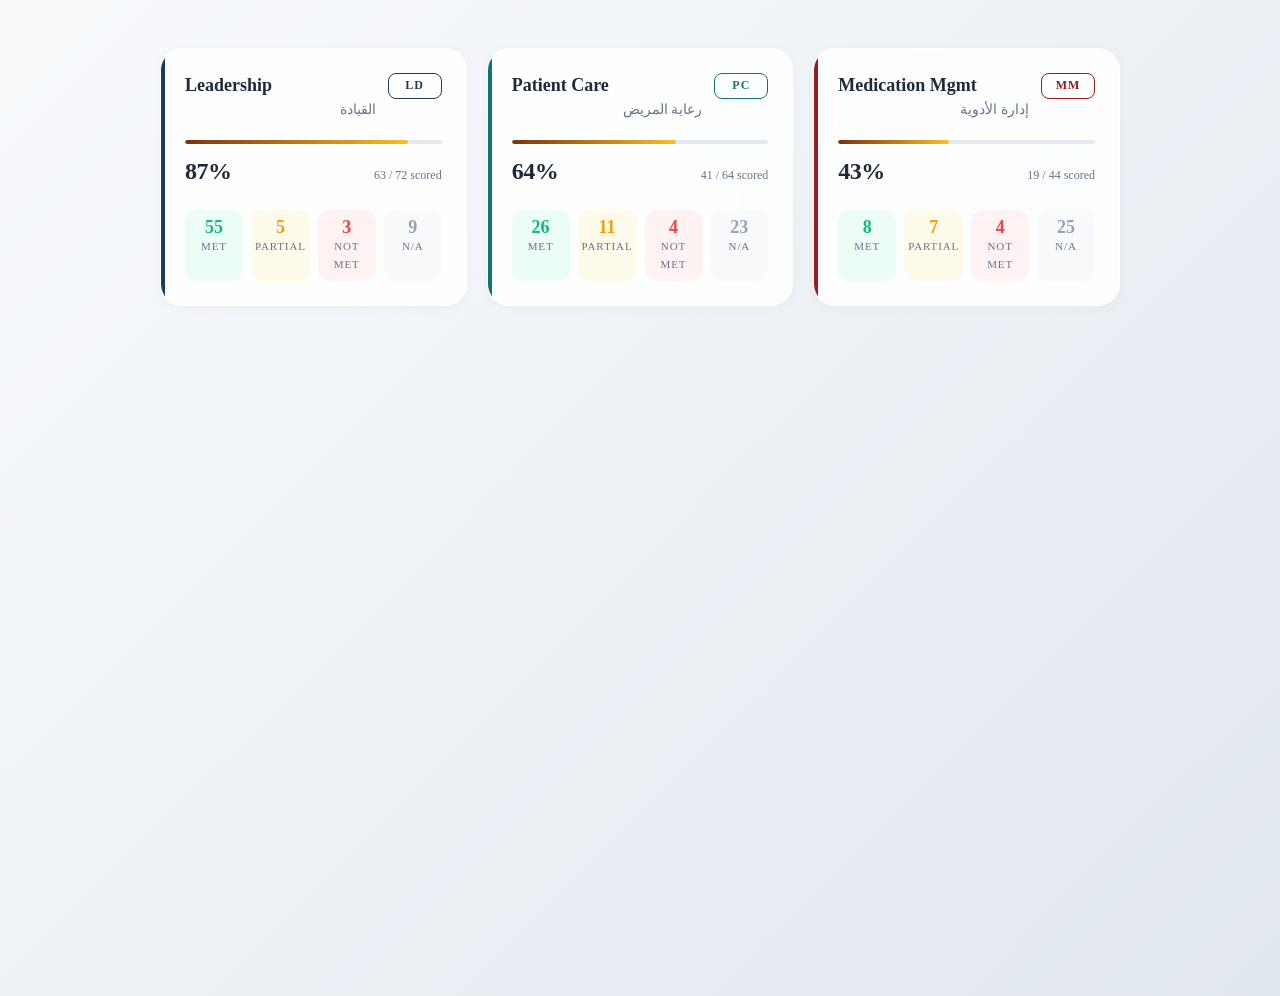
<file: components/domain-tile.html>
<!DOCTYPE html>
<html lang="en">
<head>
  <meta charset="UTF-8" />
  <title>Domain tile - Jo's Design System</title>
  <link rel="stylesheet" href="../tokens/tokens.css" />
  <style>
    /* ============================================================
     * Domain tile - the per-chapter card.
     *
     * Anatomy, top to bottom:
     *   1. Chapter code badge (small, domain color, outline only).
     *   2. Chapter title (English) + optional Arabic subtitle.
     *   3. The readiness bar (thin, amber gradient).
     *   4. Scoring columns - Met / Partial / Not Met / N/A.
     *      These are nouns, not verbs: no stagger, no sequence.
     *
     * The tile itself is glass: semi-transparent white on top of
     * a blurred backdrop, with a subtle border and the card shadow.
     * The left edge carries a 4px domain-color stroke as the only
     * place inside the body where the chapter's identity appears.
     * ============================================================ */

    body {
      background: linear-gradient(135deg, #f8fafc 0%, #e2e8f0 100%);
      min-height: 100vh;
      padding: var(--space-10);
      font-family: var(--font-en);
    }

    .grid {
      max-width: 960px;
      margin: 0 auto;
      display: grid;
      grid-template-columns: repeat(3, 1fr);
      gap: var(--space-5);
    }

    .tile {
      position: relative;
      background: var(--glass-bg);
      backdrop-filter: var(--glass-blur);
      -webkit-backdrop-filter: var(--glass-blur);
      border: var(--glass-border);
      border-radius: var(--radius-xl);
      padding: var(--space-6);
      box-shadow: var(--shadow-card);
      transition: var(--transition-state);
      overflow: hidden;
    }

    .tile:hover {
      box-shadow: var(--shadow-card-hover);
      transform: translateY(-1px);
    }

    /* The 4px domain-color stroke. Only place inside the body
     * where the chapter's identity shows. */
    .tile::before {
      content: '';
      position: absolute;
      top: 0;
      left: 0;
      bottom: 0;
      width: 4px;
      background: var(--stroke, var(--gray-300));
    }

    /* Header row: code badge + title + optional Arabic. */
    .tile-header {
      display: flex;
      align-items: flex-start;
      justify-content: space-between;
      gap: var(--space-3);
      margin-bottom: var(--space-5);
    }

    .code-badge {
      display: inline-flex;
      align-items: center;
      justify-content: center;
      min-width: 2.25rem;
      padding: 0 var(--space-2);
      height: 1.5rem;
      border: 1px solid var(--stroke, var(--gray-400));
      color: var(--stroke, var(--gray-700));
      border-radius: var(--radius-sm);
      font-size: var(--text-xs);
      font-weight: var(--weight-bold);
      letter-spacing: var(--tracking-wide);
    }

    .title-block {
      flex: 1;
    }

    .title-en {
      font-size: var(--text-lg);
      font-weight: var(--weight-semibold);
      color: var(--gray-800);
      line-height: var(--leading-snug);
    }

    .title-ar {
      font-family: var(--font-ar);
      font-size: var(--text-sm);
      color: var(--gray-500);
      margin-top: 2px;
      line-height: var(--leading-snug);
      direction: rtl;
    }

    /* The readiness bar. */
    .bar {
      position: relative;
      height: 4px;
      background: var(--gray-200);
      border-radius: var(--radius-full);
      overflow: hidden;
      margin-bottom: var(--space-2);
    }

    .bar-fill {
      position: absolute;
      top: 0;
      left: 0;
      height: 100%;
      background: var(--readiness-gradient);
      border-radius: var(--radius-full);
      transition: var(--transition-progress);
    }

    .pct-row {
      display: flex;
      align-items: baseline;
      justify-content: space-between;
      margin-bottom: var(--space-5);
    }

    .pct {
      font-size: var(--text-2xl);
      font-weight: var(--weight-bold);
      color: var(--gray-800);
      font-variant-numeric: tabular-nums;
      letter-spacing: var(--tracking-tight);
    }

    .scored {
      font-size: var(--text-xs);
      color: var(--gray-500);
      font-variant-numeric: tabular-nums;
    }

    /* Scoring columns: 4-wide grid of noun-like cells. */
    .columns {
      display: grid;
      grid-template-columns: repeat(4, 1fr);
      gap: var(--space-2);
    }

    .col {
      text-align: center;
      padding: var(--space-2) var(--space-1);
      border-radius: var(--radius-md);
      background: var(--col-bg, var(--gray-100));
    }

    .col-num {
      font-size: var(--text-lg);
      font-weight: var(--weight-bold);
      color: var(--col-fg, var(--gray-700));
      font-variant-numeric: tabular-nums;
      line-height: 1;
    }

    .col-label {
      font-size: 0.6875rem;
      color: var(--gray-500);
      text-transform: uppercase;
      letter-spacing: var(--tracking-wide);
      margin-top: 2px;
    }

    .col.met        { --col-fg: var(--score-met);     --col-bg: var(--score-met-bg); }
    .col.partial    { --col-fg: var(--score-partial); --col-bg: var(--score-partial-bg); }
    .col.not-met    { --col-fg: var(--score-not-met); --col-bg: var(--score-not-met-bg); }
    .col.na         { --col-fg: var(--score-na);      --col-bg: var(--score-na-bg); }

    /* Per-domain strokes. Drop-in via a class on the tile. */
    .tile.ld  { --stroke: var(--ld-primary); }
    .tile.pc  { --stroke: var(--pc-primary); }
    .tile.mis { --stroke: var(--mis-primary); }
    .tile.lb  { --stroke: var(--lb-primary); }
    .tile.mm  { --stroke: var(--mm-primary); }
    .tile.moi { --stroke: var(--moi-primary); }
    .tile.ipc { --stroke: var(--ipc-primary); }
    .tile.fms { --stroke: var(--fms-primary); }
  </style>
</head>
<body>
  <div class="grid">

    <div class="tile ld">
      <div class="tile-header">
        <div class="title-block">
          <div class="title-en">Leadership</div>
          <div class="title-ar">القيادة</div>
        </div>
        <span class="code-badge">LD</span>
      </div>
      <div class="bar"><div class="bar-fill" style="width: 87%"></div></div>
      <div class="pct-row">
        <span class="pct">87%</span>
        <span class="scored">63 / 72 scored</span>
      </div>
      <div class="columns">
        <div class="col met"><div class="col-num">55</div><div class="col-label">Met</div></div>
        <div class="col partial"><div class="col-num">5</div><div class="col-label">Partial</div></div>
        <div class="col not-met"><div class="col-num">3</div><div class="col-label">Not Met</div></div>
        <div class="col na"><div class="col-num">9</div><div class="col-label">N/A</div></div>
      </div>
    </div>

    <div class="tile pc">
      <div class="tile-header">
        <div class="title-block">
          <div class="title-en">Patient Care</div>
          <div class="title-ar">رعاية المريض</div>
        </div>
        <span class="code-badge">PC</span>
      </div>
      <div class="bar"><div class="bar-fill" style="width: 64%"></div></div>
      <div class="pct-row">
        <span class="pct">64%</span>
        <span class="scored">41 / 64 scored</span>
      </div>
      <div class="columns">
        <div class="col met"><div class="col-num">26</div><div class="col-label">Met</div></div>
        <div class="col partial"><div class="col-num">11</div><div class="col-label">Partial</div></div>
        <div class="col not-met"><div class="col-num">4</div><div class="col-label">Not Met</div></div>
        <div class="col na"><div class="col-num">23</div><div class="col-label">N/A</div></div>
      </div>
    </div>

    <div class="tile mm">
      <div class="tile-header">
        <div class="title-block">
          <div class="title-en">Medication Mgmt</div>
          <div class="title-ar">إدارة الأدوية</div>
        </div>
        <span class="code-badge">MM</span>
      </div>
      <div class="bar"><div class="bar-fill" style="width: 43%"></div></div>
      <div class="pct-row">
        <span class="pct">43%</span>
        <span class="scored">19 / 44 scored</span>
      </div>
      <div class="columns">
        <div class="col met"><div class="col-num">8</div><div class="col-label">Met</div></div>
        <div class="col partial"><div class="col-num">7</div><div class="col-label">Partial</div></div>
        <div class="col not-met"><div class="col-num">4</div><div class="col-label">Not Met</div></div>
        <div class="col na"><div class="col-num">25</div><div class="col-label">N/A</div></div>
      </div>
    </div>

  </div>
</body>
</html>
</file>
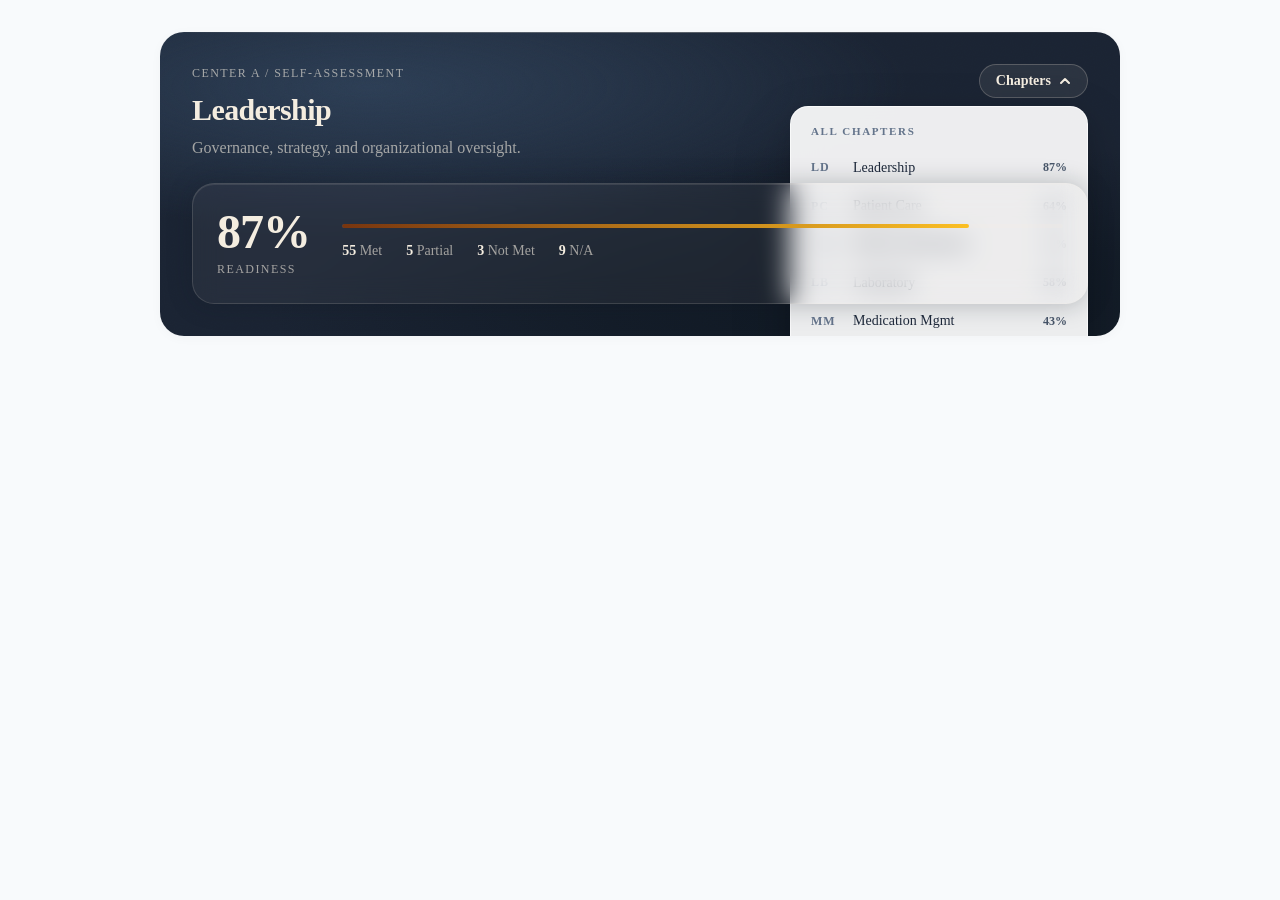
<file: components/hero-band.html>
<!DOCTYPE html>
<html lang="en">
<head>
  <meta charset="UTF-8" />
  <title>Hero band - Jo's Design System</title>
  <link rel="stylesheet" href="../tokens/tokens.css" />
  <style>
    /* ============================================================
     * Hero band - luxe radial surface.
     *
     * Three anchors compose the backdrop:
     *   - hero-glow  lifts the upper-left at 22%/18%
     *   - hero-deep  vignettes the lower-right at 78%/92%
     *   - hero-base  fills the midtone between them
     *
     * A low-opacity SVG noise layer (6%, overlay blend) breaks
     * the gradient banding that flat radials produce at print
     * resolution. A hairline top highlight (1px, ink @ 12%)
     * reads as reflected light; without it, the top edge goes
     * muddy against a neutral page.
     *
     * Chrome (dropdown, metric panel) sits on a translucent
     * inner surface so affordances read as applied elements,
     * not as holes cut in the backdrop.
     *
     * Never use `--gray-*` on a hero. Use `--color-hero-ink`
     * for primary text and `--color-hero-ink-soft` for metadata.
     * ============================================================ */

    body {
      background: var(--gray-50);
      font-family: var(--font-en);
      margin: 0;
      padding: var(--space-8);
      color: var(--gray-800);
    }

    .page {
      max-width: 960px;
      margin: 0 auto;
    }

    /* ----- luxe radial hero --------------------------------- */
    .hero {
      position: relative;
      isolation: isolate;                 /* contain the noise blend */
      border-radius: var(--radius-2xl);
      padding: var(--space-8);
      color: var(--color-hero-ink);
      box-shadow: var(--shadow-card);
      overflow: hidden;
      background-color: var(--color-hero-base);
      background-image:
        radial-gradient(ellipse 90% 75% at 22% 18%,
          color-mix(in oklab, var(--color-hero-glow) 92%, transparent) 0%,
          color-mix(in oklab, var(--color-hero-glow) 55%, transparent) 28%,
          transparent 62%),
        radial-gradient(ellipse 95% 80% at 78% 92%,
          color-mix(in oklab, var(--color-hero-deep) 95%, transparent) 0%,
          color-mix(in oklab, var(--color-hero-deep) 65%, transparent) 32%,
          transparent 70%);
    }

    /* SVG noise overlay - 6% opacity, blended as overlay so it
     * adds tooth to the gradient rather than sitting as a film. */
    .hero::before {
      content: "";
      position: absolute;
      inset: 0;
      z-index: 0;
      pointer-events: none;
      opacity: 0.06;
      mix-blend-mode: overlay;
      background-image: url("data:image/svg+xml;utf8,<svg xmlns='http://www.w3.org/2000/svg' width='180' height='180'><filter id='n'><feTurbulence type='fractalNoise' baseFrequency='0.9' numOctaves='2' stitchTiles='stitch'/><feColorMatrix values='0 0 0 0 0.96  0 0 0 0 0.93  0 0 0 0 0.88  0 0 0 1 0'/></filter><rect width='100%' height='100%' filter='url(%23n)'/></svg>");
    }

    /* Hairline top highlight - 1px, warm ink at low alpha. */
    .hero::after {
      content: "";
      position: absolute;
      left: 0; right: 0; top: 0;
      height: 1px;
      background: linear-gradient(90deg,
        transparent 0%,
        rgba(244, 237, 224, 0.18) 18%,
        rgba(244, 237, 224, 0.28) 50%,
        rgba(244, 237, 224, 0.18) 82%,
        transparent 100%);
      z-index: 1;
      pointer-events: none;
    }

    .hero > * { position: relative; z-index: 2; }

    .hero-top {
      display: flex;
      justify-content: space-between;
      align-items: flex-start;
      gap: var(--space-6);
      margin-bottom: var(--space-6);
    }

    .breadcrumb {
      font-size: var(--text-xs);
      text-transform: uppercase;
      letter-spacing: var(--tracking-wider);
      color: var(--color-hero-ink-soft);
      margin-bottom: var(--space-2);
    }

    .hero-title {
      font-size: var(--text-3xl);
      font-weight: var(--weight-bold);
      letter-spacing: var(--tracking-tight);
      margin: 0;
      line-height: var(--leading-tight);
      color: var(--color-hero-ink);
    }

    .hero-subtitle {
      font-size: var(--text-base);
      margin-top: var(--space-2);
      color: var(--color-hero-ink-soft);
      line-height: var(--leading-snug);
    }

    /* Dropdown pill on the hero - tinted glass, uses ink color. */
    .chapters-dropdown { position: relative; }

    .dropdown-trigger {
      display: inline-flex;
      align-items: center;
      gap: var(--space-2);
      padding: var(--space-2) var(--space-4);
      background: rgba(244, 237, 224, 0.08);
      border: 1px solid rgba(244, 237, 224, 0.22);
      border-radius: var(--radius-full);
      color: var(--color-hero-ink);
      font-family: var(--font-en);
      font-size: var(--text-sm);
      font-weight: var(--weight-semibold);
      cursor: pointer;
      transition: var(--transition-state);
      backdrop-filter: blur(10px);
      -webkit-backdrop-filter: blur(10px);
    }

    .dropdown-trigger:hover { background: rgba(244, 237, 224, 0.14); }

    .chevron {
      width: 12px;
      height: 12px;
      transition: transform var(--duration-fast) var(--ease-out);
    }

    .chapters-dropdown.open .chevron { transform: rotate(180deg); }

    .dropdown-menu {
      position: absolute;
      top: calc(100% + var(--space-2));
      right: 0;
      min-width: 280px;
      background: var(--glass-bg-hi);
      backdrop-filter: var(--glass-blur);
      -webkit-backdrop-filter: var(--glass-blur);
      border: var(--glass-border);
      border-radius: var(--radius-lg);
      box-shadow: var(--shadow-dropdown);
      padding: var(--space-2);
      z-index: var(--z-dropdown);
      color: var(--gray-800);
      display: none;
    }

    .chapters-dropdown.open .dropdown-menu { display: block; }

    .dropdown-section {
      font-size: 0.6875rem;
      text-transform: uppercase;
      letter-spacing: var(--tracking-widest);
      color: var(--gray-500);
      padding: var(--space-2) var(--space-3);
      font-weight: var(--weight-semibold);
    }

    .dropdown-item {
      display: flex;
      align-items: center;
      justify-content: space-between;
      padding: var(--space-2) var(--space-3);
      border-radius: var(--radius-md);
      cursor: pointer;
      transition: var(--transition-state);
      font-size: var(--text-sm);
    }

    .dropdown-item:hover { background: var(--gray-100); }

    .dropdown-item .code {
      font-weight: var(--weight-bold);
      color: var(--gray-500);
      font-size: var(--text-xs);
      letter-spacing: var(--tracking-wide);
      min-width: 30px;
    }

    .dropdown-item .name { flex: 1; margin: 0 var(--space-3); }

    .dropdown-item .pct {
      font-variant-numeric: tabular-nums;
      font-weight: var(--weight-semibold);
      color: var(--gray-600);
      font-size: var(--text-xs);
    }

    /* Inner metric panel - semi-transparent ink-tinted surface
     * with backdrop blur. Reads as an applied card, not a cut-out. */
    .hero-metrics {
      display: grid;
      grid-template-columns: auto 1fr;
      gap: var(--space-8);
      align-items: center;
      padding: var(--space-6);
      background: rgba(244, 237, 224, 0.05);
      border: 1px solid rgba(244, 237, 224, 0.14);
      border-radius: var(--radius-xl);
      backdrop-filter: blur(14px);
      -webkit-backdrop-filter: blur(14px);
      box-shadow:
        inset 0 1px 0 rgba(244, 237, 224, 0.10),
        0 1px 24px rgba(15, 24, 34, 0.25);
    }

    .hero-pct {
      font-size: var(--text-5xl);
      font-weight: var(--weight-extrabold);
      letter-spacing: var(--tracking-tight);
      line-height: 1;
      font-variant-numeric: tabular-nums;
      color: var(--color-hero-ink);
    }

    .hero-label {
      font-size: var(--text-xs);
      text-transform: uppercase;
      letter-spacing: var(--tracking-wider);
      color: var(--color-hero-ink-soft);
      margin-top: var(--space-1);
    }

    .hero-bar {
      position: relative;
      height: 4px;
      background: rgba(244, 237, 224, 0.16);
      border-radius: var(--radius-full);
      overflow: hidden;
    }

    .hero-bar-fill {
      position: absolute;
      top: 0; left: 0;
      height: 100%;
      background: var(--readiness-gradient);
      border-radius: var(--radius-full);
      transition: var(--transition-progress);
    }

    .hero-stats {
      display: flex;
      gap: var(--space-6);
      margin-top: var(--space-3);
      font-size: var(--text-sm);
      color: var(--color-hero-ink-soft);
    }

    .hero-stats span { font-variant-numeric: tabular-nums; }
    .hero-stats b   { font-weight: var(--weight-bold); color: var(--color-hero-ink); }
  </style>
</head>
<body>
  <div class="page">

    <div class="hero">
      <div class="hero-top">
        <div>
          <div class="breadcrumb">Center A / Self-assessment</div>
          <h1 class="hero-title">Leadership</h1>
          <div class="hero-subtitle">Governance, strategy, and organizational oversight.</div>
        </div>

        <div class="chapters-dropdown open" id="dropdown">
          <button class="dropdown-trigger" onclick="document.getElementById('dropdown').classList.toggle('open')">
            <span>Chapters</span>
            <svg class="chevron" viewBox="0 0 12 12" fill="none" stroke="currentColor" stroke-width="2">
              <path d="M2 4 L6 8 L10 4" stroke-linecap="round" stroke-linejoin="round" />
            </svg>
          </button>

          <div class="dropdown-menu">
            <div class="dropdown-section">All chapters</div>
            <div class="dropdown-item"><span class="code">LD</span><span class="name">Leadership</span><span class="pct">87%</span></div>
            <div class="dropdown-item"><span class="code">PC</span><span class="name">Patient Care</span><span class="pct">64%</span></div>
            <div class="dropdown-item"><span class="code">MIS</span><span class="name">Medical Information</span><span class="pct">72%</span></div>
            <div class="dropdown-item"><span class="code">LB</span><span class="name">Laboratory</span><span class="pct">58%</span></div>
            <div class="dropdown-item"><span class="code">MM</span><span class="name">Medication Mgmt</span><span class="pct">43%</span></div>
            <div class="dropdown-item"><span class="code">MOI</span><span class="name">Mother/Infant</span><span class="pct">79%</span></div>
            <div class="dropdown-item"><span class="code">IPC</span><span class="name">Infection Prevention</span><span class="pct">91%</span></div>
            <div class="dropdown-item"><span class="code">FMS</span><span class="name">Facility/Safety</span><span class="pct">66%</span></div>
          </div>
        </div>
      </div>

      <div class="hero-metrics">
        <div>
          <div class="hero-pct">87%</div>
          <div class="hero-label">Readiness</div>
        </div>
        <div>
          <div class="hero-bar"><div class="hero-bar-fill" style="width: 87%"></div></div>
          <div class="hero-stats">
            <span><b>55</b> Met</span>
            <span><b>5</b> Partial</span>
            <span><b>3</b> Not Met</span>
            <span><b>9</b> N/A</span>
          </div>
        </div>
      </div>
    </div>

  </div>
</body>
</html>
</file>
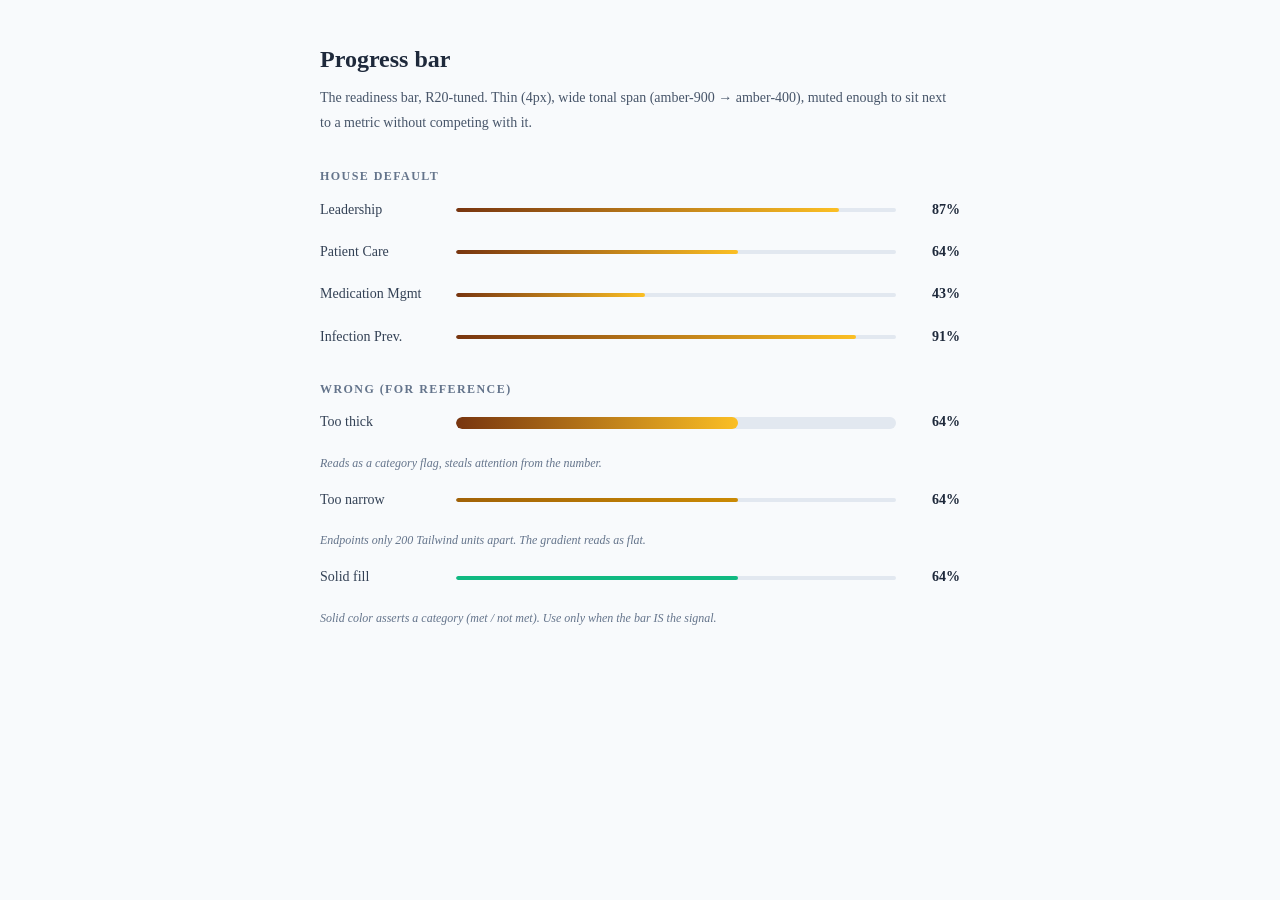
<file: components/progress-bar.html>
<!DOCTYPE html>
<html lang="en">
<head>
  <meta charset="UTF-8" />
  <title>Progress bar - Jo's Design System</title>
  <link rel="stylesheet" href="../tokens/tokens.css" />
  <style>
    /* ============================================================
     * Progress bar - the R20-tuned readiness bar.
     *
     * Three axes in play: THICKNESS, ENDPOINT CONTRAST, TONAL SPAN.
     * House default: 4px (h-1) thick, amber-900 → amber-400,
     * which spans 500 Tailwind units.
     *
     * Reads as "quietly quantitative" - the eye feels the
     * progression without the bar fighting the label next to it.
     * ============================================================ */

    .demo {
      font-family: var(--font-en);
      padding: var(--space-8);
      background: var(--gray-50);
      color: var(--gray-800);
      max-width: 640px;
      margin: 0 auto;
    }

    .demo h1 {
      font-size: var(--text-2xl);
      font-weight: var(--weight-semibold);
      margin: 0 0 var(--space-2);
    }

    .demo p {
      font-size: var(--text-sm);
      color: var(--gray-600);
      margin: 0 0 var(--space-6);
      line-height: var(--leading-relaxed);
    }

    .row {
      display: flex;
      align-items: center;
      gap: var(--space-4);
      margin-bottom: var(--space-5);
    }

    .row .label {
      flex: 0 0 120px;
      font-size: var(--text-sm);
      color: var(--gray-700);
    }

    .row .value {
      flex: 0 0 48px;
      text-align: right;
      font-variant-numeric: tabular-nums;
      font-weight: var(--weight-semibold);
      color: var(--gray-800);
      font-size: var(--text-sm);
    }

    /* ------------------------------------------------------------
     * The bar track.
     * Height is the "thin" knob. 4px is the house default.
     * Going to 6px reads as "a bit more emphasis."
     * Going below 3px loses the gradient at small percentages.
     * ------------------------------------------------------------ */
    .bar {
      flex: 1;
      position: relative;
      height: 4px;
      background: var(--gray-200);
      border-radius: var(--radius-full);
      overflow: hidden;
    }

    .bar-fill {
      position: absolute;
      top: 0;
      left: 0;
      height: 100%;
      background: var(--readiness-gradient);
      border-radius: var(--radius-full);
      transition: var(--transition-progress);
    }

    /* ------------------------------------------------------------
     * Variants for comparison - DO NOT use these in production.
     * They exist only to demonstrate why the house default is the
     * house default.
     * ------------------------------------------------------------ */
    .bar.variant-thick      { height: 12px; }
    .bar.variant-narrow     { }
    .bar.variant-narrow .bar-fill {
      background: linear-gradient(90deg, #a16207 0%, #ca8a04 100%);
    }
    .bar.variant-solid .bar-fill {
      background: var(--score-met);
    }

    .section-label {
      font-size: var(--text-xs);
      text-transform: uppercase;
      letter-spacing: var(--tracking-wider);
      color: var(--gray-500);
      margin: var(--space-8) 0 var(--space-3);
      font-weight: var(--weight-semibold);
    }

    .note {
      font-size: var(--text-xs);
      color: var(--gray-500);
      margin-top: var(--space-1);
      font-style: italic;
    }
  </style>
</head>
<body>
  <div class="demo">

    <h1>Progress bar</h1>
    <p>The readiness bar, R20-tuned. Thin (4px), wide tonal span (amber-900 &rarr; amber-400), muted enough to sit next to a metric without competing with it.</p>

    <div class="section-label">House default</div>

    <div class="row">
      <span class="label">Leadership</span>
      <div class="bar"><div class="bar-fill" style="width: 87%"></div></div>
      <span class="value">87%</span>
    </div>

    <div class="row">
      <span class="label">Patient Care</span>
      <div class="bar"><div class="bar-fill" style="width: 64%"></div></div>
      <span class="value">64%</span>
    </div>

    <div class="row">
      <span class="label">Medication Mgmt</span>
      <div class="bar"><div class="bar-fill" style="width: 43%"></div></div>
      <span class="value">43%</span>
    </div>

    <div class="row">
      <span class="label">Infection Prev.</span>
      <div class="bar"><div class="bar-fill" style="width: 91%"></div></div>
      <span class="value">91%</span>
    </div>

    <div class="section-label">Wrong (for reference)</div>

    <div class="row">
      <span class="label">Too thick</span>
      <div class="bar variant-thick"><div class="bar-fill" style="width: 64%"></div></div>
      <span class="value">64%</span>
    </div>
    <div class="note">Reads as a category flag, steals attention from the number.</div>

    <div class="row" style="margin-top: var(--space-4)">
      <span class="label">Too narrow</span>
      <div class="bar variant-narrow"><div class="bar-fill" style="width: 64%"></div></div>
      <span class="value">64%</span>
    </div>
    <div class="note">Endpoints only 200 Tailwind units apart. The gradient reads as flat.</div>

    <div class="row" style="margin-top: var(--space-4)">
      <span class="label">Solid fill</span>
      <div class="bar variant-solid"><div class="bar-fill" style="width: 64%"></div></div>
      <span class="value">64%</span>
    </div>
    <div class="note">Solid color asserts a category (met / not met). Use only when the bar IS the signal.</div>

  </div>
</body>
</html>
</file>
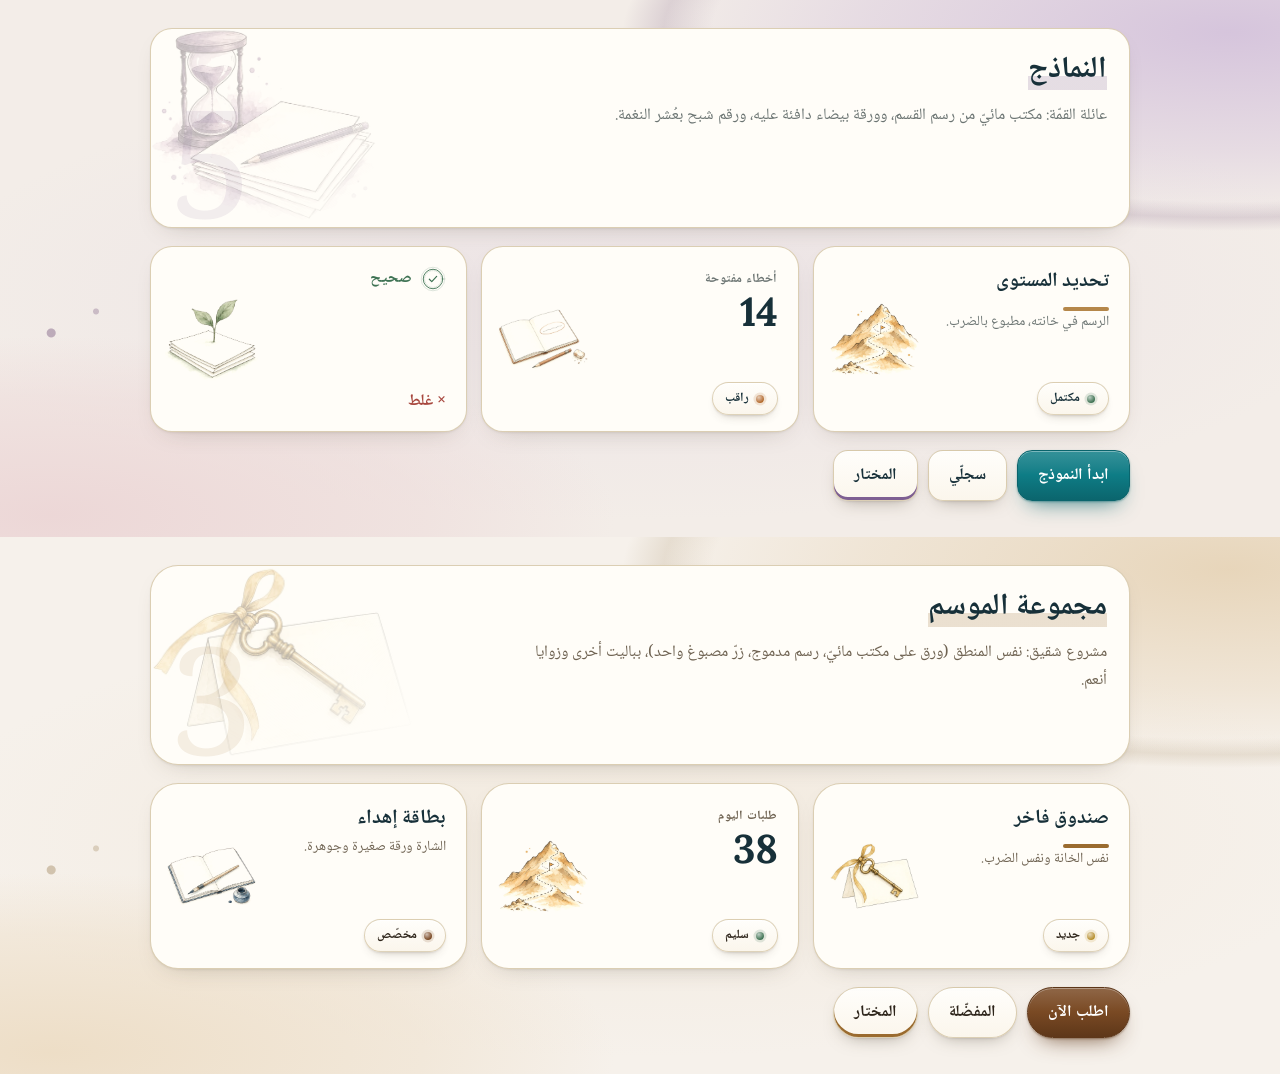
<file: design-language/specimen.html>
<!doctype html>
<html lang="ar" dir="rtl">
<head>
<meta charset="utf-8"><meta name="viewport" content="width=device-width, initial-scale=1">
<title>عيّنة لغة الورق</title>
<!-- عيّنة تُفتح من المستودع مباشرة: النواة من core-tokens.css، وعائلتان تبدّلان كتلة العائلة وحدها.
     الرسوم من src/assets/grid (أصول القمّة الحقيقيّة). لا يستوردها التطبيق، وليست حارسا. -->
<link rel="preconnect" href="https://fonts.googleapis.com">
<link href="https://fonts.googleapis.com/css2?family=Noto+Naskh+Arabic:wght@400;600;700&family=Lora:wght@500;700&display=swap" rel="stylesheet">
<link rel="stylesheet" href="core-tokens.css">
<style>
  body{ margin:0; font-family:'Noto Naskh Arabic', serif; color:var(--ink); --f:'Noto Naskh Arabic', serif }
  .fam{ position:relative; isolation:isolate; overflow:hidden; padding:28px 16px 36px }
  .fam > .desk{ position:absolute; inset:0; z-index:-1 }
  .fam > .desk::before{ position:absolute }   /* العيّنة تحصر المكتب في عائلتها؛ الصفحة الحقيقيّة تثبّته على الشاشة */
  .wrap{ max-width:980px; margin:0 auto; display:grid; gap:18px }
  .hero{ position:relative; isolation:isolate; overflow:hidden; padding:22px 22px 26px; min-height:150px }
  .hero h1{ margin:0; font-size:30px; line-height:1.35; max-width:64%; font-weight:700 }
  .hero p{ margin:10px 0 0; max-width:62%; color:var(--muted); line-height:1.8 }
  .grid{ display:grid; grid-template-columns:repeat(3, minmax(0, 1fr)); gap:14px }
  .card{ min-height:150px; padding:18px 20px 16px; display:grid; align-content:space-between; gap:10px }
  .card h3{ margin:0; font-size:20px; max-width:64% }
  .card p{ margin:0; max-width:64%; color:var(--muted); font-size:14px; line-height:1.7 }
  .row{ display:flex; flex-wrap:wrap; gap:10px; align-items:center }
  button{ font:inherit; font-weight:700; padding:11px 20px; cursor:pointer; color:var(--ink) }
  .card .pl-chip{ justify-self:start }
  .num{ font-family:var(--f-num); font-size:40px; font-weight:700; line-height:1 }
  .label{ font-size:12.5px; font-weight:700; color:var(--muted); letter-spacing:.2px }
  .verdict{ display:flex; gap:8px; align-items:center; font-weight:700 }
  @media (max-width:640px){ .grid{ grid-template-columns:minmax(0, 1fr) } .hero h1{ font-size:24px; max-width:70% } .hero p{ max-width:70% } }

  /* ── العائلة الثانية: مشروع شقيق (تمور فاخرة مثلا). نفس النواة، باليت أخرى، ورسم آخر يُشتقّ منه المكتب. ── */
  .fam.dates{
    --ink:#2d241a; --ink-2:#4a3b2a; --muted:#6f6352;
    --house:#7a4a24; --house-2:#5e3719;
    --sig:#9a6b2f; --sig-2:#7b5220; --sig-lite:#d9b27a;
    --pg-base:#f6f1eb; --pg1:#e6d3b6; --pg2:#edddc5; --pg3:#b9a586;   /* من tools/art-palette.py على رسم المستوى */
  }
  /* والشكل حرّ داخل النواة: زوايا أنعم، وشبح بخطّ آخر */
  .fam.dates .pl-paper{ border-radius:28px }
  .fam.dates .pl-lift, .fam.dates .pl-dyed{ border-radius:999px }
</style>
</head>
<body>

<section class="fam qimma" aria-label="القمّة">
  <div class="desk pl-desk" style="--pg-base:#f3ede8; --pg1:#d3c1db; --pg2:#ecd6d6; --pg3:#9a819b"></div>
  <div class="wrap">
    <header class="hero pl-paper pl-ghost" data-n="5" style="--tone:var(--t-models)">
      <img class="pl-stamp" src="grid/models.webp" alt="">
      <h1><span class="pl-mark">النماذج</span></h1>
      <p>عائلة القمّة: مكتب مائيّ من رسم القسم، وورقة بيضاء دافئة عليه، ورقم شبح بعُشر النغمة.</p>
    </header>
    <div class="grid">
      <article class="card pl-paper pl-card" style="--tone:var(--t-level)">
        <img class="pl-art" src="grid/level.webp" alt="">
        <div><h3 class="pl-pen">تحديد المستوى</h3><p>الرسم في خانته، مطبوع بالضرب.</p></div>
        <span class="pl-chip" style="--gm:var(--ok)">مكتمل</span>
      </article>
      <article class="card pl-paper pl-card">
        <img class="pl-art" src="grid/errors.webp" alt="">
        <div><span class="label">أخطاء مفتوحة</span><div class="num">14</div></div>
        <span class="pl-chip" style="--gm:var(--watch)">راقب</span>
      </article>
      <article class="card pl-paper pl-card">
        <img class="pl-art" src="grid/fresh.webp" alt="">
        <div class="verdict" style="color:var(--ok)"><svg width="26" height="26" xmlns="http://www.w3.org/2000/svg" viewBox="0 0 64 64" fill="none" stroke="currentColor" stroke-linecap="round" stroke-linejoin="round">
  <circle cx="32" cy="32" r="29" stroke-width="1.2" opacity=".35"/>
  <circle cx="32" cy="32" r="24" stroke-width="2.2"/>
  <circle cx="32" cy="32" r="20.5" stroke-width=".8" stroke-dasharray="1.5 3" opacity=".6"/>
  <path d="M23 32.5l6 6 12-13" stroke-width="3"/>
</svg> صحيح</div>
        <div class="verdict" style="color:var(--bad)">× غلط</div>
      </article>
    </div>
    <div class="row">
      <button class="pl-dyed">ابدأ النموذج</button>
      <button class="pl-lift">سجلّي</button>
      <button class="pl-lift on" style="--tone:var(--t-models)">المختار</button>
    </div>
  </div>
</section>

<section class="fam dates" aria-label="مشروع شقيق">
  <div class="desk pl-desk"></div>
  <div class="wrap">
    <header class="hero pl-paper pl-ghost" data-n="3" style="--tone:var(--sig)">
      <img class="pl-stamp" src="grid/golden.webp" alt="">
      <h1><span class="pl-mark">مجموعة الموسم</span></h1>
      <p>مشروع شقيق: نفس المنطق (ورق على مكتب مائيّ، رسم مدموج، زرّ مصبوغ واحد)، بباليت أخرى وزوايا أنعم.</p>
    </header>
    <div class="grid">
      <article class="card pl-paper pl-card" style="--tone:var(--sig)">
        <img class="pl-art" src="grid/golden.webp" alt="">
        <div><h3 class="pl-pen">صندوق فاخر</h3><p>نفس الخانة ونفس الضرب.</p></div>
        <span class="pl-chip" style="--gm:var(--chance)">جديد</span>
      </article>
      <article class="card pl-paper pl-card">
        <img class="pl-art" src="grid/level.webp" alt="">
        <div><span class="label">طلبات اليوم</span><div class="num">38</div></div>
        <span class="pl-chip" style="--gm:var(--ok)">سليم</span>
      </article>
      <article class="card pl-paper pl-card">
        <img class="pl-art" src="grid/lafzi.webp" alt="">
        <div><h3>بطاقة إهداء</h3><p>الشارة ورقة صغيرة وجوهرة.</p></div>
        <span class="pl-chip" style="--gm:var(--house)">مخصّص</span>
      </article>
    </div>
    <div class="row">
      <button class="pl-dyed">اطلب الآن</button>
      <button class="pl-lift">المفضّلة</button>
      <button class="pl-lift on" style="--tone:var(--sig)">المختار</button>
    </div>
  </div>
</section>

</body>
</html>
</file>
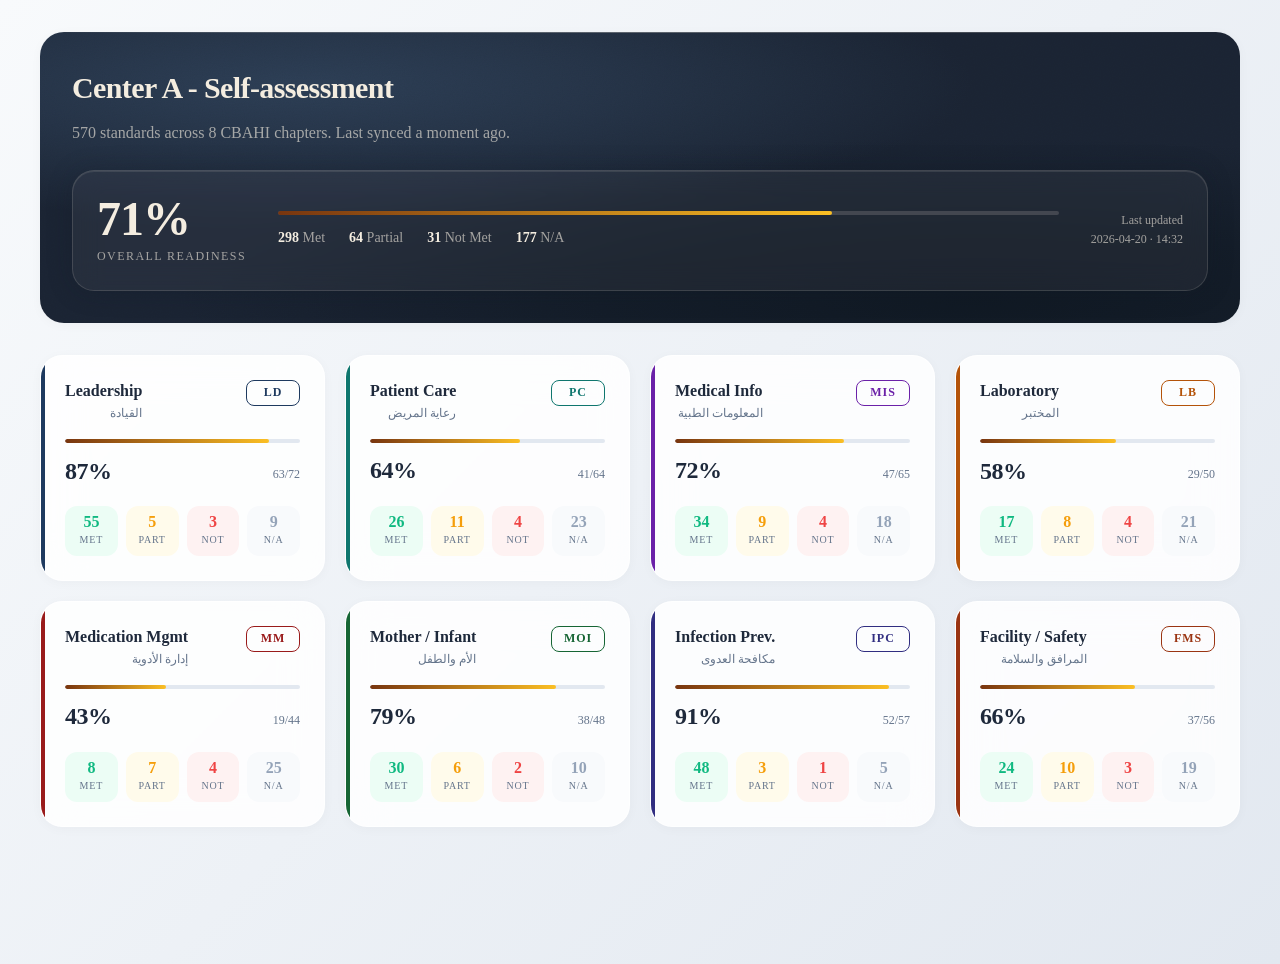
<file: examples/demo-grid.html>
<!DOCTYPE html>
<html lang="en">
<head>
  <meta charset="UTF-8" />
  <title>Demo - Jo's Design System in assembly</title>
  <link rel="stylesheet" href="../tokens/tokens.css" />
  <style>
    /* Full dashboard page composed from the pieces. Load this to
     * see how hero-band + 8 domain tiles read together. */

    body {
      margin: 0;
      padding: var(--space-8);
      background: linear-gradient(135deg, #f8fafc 0%, #e2e8f0 100%);
      min-height: 100vh;
      font-family: var(--font-en);
      color: var(--gray-800);
    }

    .page { max-width: 1200px; margin: 0 auto; }

    /* --- Hero band: luxe radial ---
     * Three anchors (base/glow/deep) composed into layered
     * radials + 6% noise overlay + hairline top highlight.
     * Ink tokens replace the generic white/opacity pattern. */
    .hero {
      position: relative;
      isolation: isolate;
      border-radius: var(--radius-2xl);
      padding: var(--space-8);
      margin-bottom: var(--space-8);
      box-shadow: var(--shadow-card);
      overflow: hidden;
      color: var(--color-hero-ink);
      background-color: var(--color-hero-base);
      background-image:
        radial-gradient(ellipse 90% 75% at 22% 18%,
          color-mix(in oklab, var(--color-hero-glow) 92%, transparent) 0%,
          color-mix(in oklab, var(--color-hero-glow) 55%, transparent) 28%,
          transparent 62%),
        radial-gradient(ellipse 95% 80% at 78% 92%,
          color-mix(in oklab, var(--color-hero-deep) 95%, transparent) 0%,
          color-mix(in oklab, var(--color-hero-deep) 65%, transparent) 32%,
          transparent 70%);
    }

    .hero::before {
      content: "";
      position: absolute;
      inset: 0;
      z-index: 0;
      pointer-events: none;
      opacity: 0.06;
      mix-blend-mode: overlay;
      background-image: url("data:image/svg+xml;utf8,<svg xmlns='http://www.w3.org/2000/svg' width='180' height='180'><filter id='n'><feTurbulence type='fractalNoise' baseFrequency='0.9' numOctaves='2' stitchTiles='stitch'/><feColorMatrix values='0 0 0 0 0.96  0 0 0 0 0.93  0 0 0 0 0.88  0 0 0 1 0'/></filter><rect width='100%' height='100%' filter='url(%23n)'/></svg>");
    }

    .hero::after {
      content: "";
      position: absolute;
      left: 0; right: 0; top: 0;
      height: 1px;
      background: linear-gradient(90deg,
        transparent 0%,
        rgba(244, 237, 224, 0.18) 18%,
        rgba(244, 237, 224, 0.28) 50%,
        rgba(244, 237, 224, 0.18) 82%,
        transparent 100%);
      z-index: 1;
      pointer-events: none;
    }

    .hero > * { position: relative; z-index: 2; }

    .hero-title {
      font-size: var(--text-3xl);
      font-weight: var(--weight-bold);
      letter-spacing: var(--tracking-tight);
      margin: 0 0 var(--space-2);
      color: var(--color-hero-ink);
    }

    .hero-subtitle {
      font-size: var(--text-base);
      color: var(--color-hero-ink-soft);
      margin-bottom: var(--space-6);
    }

    /* Inner metric panel - translucent ink surface with blur */
    .hero-metric-row {
      display: grid;
      grid-template-columns: auto 1fr auto;
      gap: var(--space-8);
      align-items: center;
      padding: var(--space-6);
      background: rgba(244, 237, 224, 0.05);
      border: 1px solid rgba(244, 237, 224, 0.14);
      border-radius: var(--radius-xl);
      backdrop-filter: blur(14px);
      -webkit-backdrop-filter: blur(14px);
      box-shadow:
        inset 0 1px 0 rgba(244, 237, 224, 0.10),
        0 1px 24px rgba(15, 24, 34, 0.25);
    }

    .hero-pct {
      font-size: var(--text-5xl);
      font-weight: var(--weight-extrabold);
      letter-spacing: var(--tracking-tight);
      line-height: 1;
      font-variant-numeric: tabular-nums;
      color: var(--color-hero-ink);
    }

    .hero-meta {
      font-size: var(--text-xs);
      text-transform: uppercase;
      letter-spacing: var(--tracking-wider);
      color: var(--color-hero-ink-soft);
      margin-top: var(--space-1);
    }

    .hero-bar {
      position: relative;
      height: 4px;
      background: rgba(244, 237, 224, 0.16);
      border-radius: var(--radius-full);
      overflow: hidden;
      margin-bottom: var(--space-3);
    }

    .hero-bar-fill {
      position: absolute;
      top: 0; left: 0;
      height: 100%;
      background: var(--readiness-gradient);
      border-radius: var(--radius-full);
    }

    .hero-counts {
      display: flex;
      gap: var(--space-6);
      font-size: var(--text-sm);
      color: var(--color-hero-ink-soft);
    }

    .hero-counts span { font-variant-numeric: tabular-nums; }
    .hero-counts b { font-weight: var(--weight-bold); color: var(--color-hero-ink); }

    .hero-ts {
      text-align: right;
      font-size: var(--text-xs);
      color: var(--color-hero-ink-soft);
      font-variant-numeric: tabular-nums;
    }

    /* --- Domain tile grid --- */
    .grid {
      display: grid;
      grid-template-columns: repeat(4, 1fr);
      gap: var(--space-5);
    }

    @media (max-width: 960px) { .grid { grid-template-columns: repeat(2, 1fr); } }

    .tile {
      position: relative;
      background: var(--glass-bg);
      backdrop-filter: var(--glass-blur);
      -webkit-backdrop-filter: var(--glass-blur);
      border: var(--glass-border);
      border-radius: var(--radius-xl);
      padding: var(--space-6);
      box-shadow: var(--shadow-card);
      transition: var(--transition-state);
      overflow: hidden;
      cursor: pointer;
    }

    .tile:hover {
      box-shadow: var(--shadow-card-hover);
      transform: translateY(-1px);
    }

    .tile::before {
      content: '';
      position: absolute;
      top: 0;
      left: 0;
      bottom: 0;
      width: 4px;
      background: var(--stroke, var(--gray-300));
    }

    .tile-header {
      display: flex;
      align-items: flex-start;
      justify-content: space-between;
      gap: var(--space-3);
      margin-bottom: var(--space-4);
    }

    .code-badge {
      display: inline-flex;
      align-items: center;
      justify-content: center;
      min-width: 2.25rem;
      padding: 0 var(--space-2);
      height: 1.5rem;
      border: 1px solid var(--stroke, var(--gray-400));
      color: var(--stroke, var(--gray-700));
      border-radius: var(--radius-sm);
      font-size: var(--text-xs);
      font-weight: var(--weight-bold);
      letter-spacing: var(--tracking-wide);
    }

    .title-en {
      font-size: var(--text-base);
      font-weight: var(--weight-semibold);
      color: var(--gray-800);
      line-height: var(--leading-snug);
    }

    .title-ar {
      font-family: var(--font-ar);
      font-size: var(--text-xs);
      color: var(--gray-500);
      margin-top: 2px;
      direction: rtl;
    }

    .bar {
      position: relative;
      height: 4px;
      background: var(--gray-200);
      border-radius: var(--radius-full);
      overflow: hidden;
      margin-bottom: var(--space-2);
    }

    .bar-fill {
      position: absolute;
      top: 0;
      left: 0;
      height: 100%;
      background: var(--readiness-gradient);
      border-radius: var(--radius-full);
    }

    .pct-row {
      display: flex;
      align-items: baseline;
      justify-content: space-between;
      margin-bottom: var(--space-4);
    }

    .pct {
      font-size: var(--text-2xl);
      font-weight: var(--weight-bold);
      font-variant-numeric: tabular-nums;
      letter-spacing: var(--tracking-tight);
    }

    .scored {
      font-size: var(--text-xs);
      color: var(--gray-500);
      font-variant-numeric: tabular-nums;
    }

    .columns {
      display: grid;
      grid-template-columns: repeat(4, 1fr);
      gap: var(--space-2);
    }

    .col {
      text-align: center;
      padding: var(--space-2) var(--space-1);
      border-radius: var(--radius-md);
      background: var(--col-bg, var(--gray-100));
    }

    .col-num {
      font-size: var(--text-base);
      font-weight: var(--weight-bold);
      color: var(--col-fg, var(--gray-700));
      font-variant-numeric: tabular-nums;
      line-height: 1;
    }

    .col-label {
      font-size: 0.625rem;
      color: var(--gray-500);
      text-transform: uppercase;
      letter-spacing: var(--tracking-wide);
      margin-top: 2px;
    }

    .col.met     { --col-fg: var(--score-met);     --col-bg: var(--score-met-bg); }
    .col.partial { --col-fg: var(--score-partial); --col-bg: var(--score-partial-bg); }
    .col.not-met { --col-fg: var(--score-not-met); --col-bg: var(--score-not-met-bg); }
    .col.na      { --col-fg: var(--score-na);      --col-bg: var(--score-na-bg); }

    .tile.ld  { --stroke: var(--ld-primary); }
    .tile.pc  { --stroke: var(--pc-primary); }
    .tile.mis { --stroke: var(--mis-primary); }
    .tile.lb  { --stroke: var(--lb-primary); }
    .tile.mm  { --stroke: var(--mm-primary); }
    .tile.moi { --stroke: var(--moi-primary); }
    .tile.ipc { --stroke: var(--ipc-primary); }
    .tile.fms { --stroke: var(--fms-primary); }
  </style>
</head>
<body>

  <div class="page">

    <div class="hero">
      <h1 class="hero-title">Center A - Self-assessment</h1>
      <div class="hero-subtitle">570 standards across 8 CBAHI chapters. Last synced a moment ago.</div>

      <div class="hero-metric-row">
        <div>
          <div class="hero-pct">71%</div>
          <div class="hero-meta">Overall readiness</div>
        </div>
        <div>
          <div class="hero-bar"><div class="hero-bar-fill" style="width: 71%"></div></div>
          <div class="hero-counts">
            <span><b>298</b> Met</span>
            <span><b>64</b> Partial</span>
            <span><b>31</b> Not Met</span>
            <span><b>177</b> N/A</span>
          </div>
        </div>
        <div class="hero-ts">
          Last updated<br/>2026-04-20 · 14:32
        </div>
      </div>
    </div>

    <div class="grid">

      <div class="tile ld">
        <div class="tile-header">
          <div><div class="title-en">Leadership</div><div class="title-ar">القيادة</div></div>
          <span class="code-badge">LD</span>
        </div>
        <div class="bar"><div class="bar-fill" style="width: 87%"></div></div>
        <div class="pct-row"><span class="pct">87%</span><span class="scored">63/72</span></div>
        <div class="columns">
          <div class="col met"><div class="col-num">55</div><div class="col-label">Met</div></div>
          <div class="col partial"><div class="col-num">5</div><div class="col-label">Part</div></div>
          <div class="col not-met"><div class="col-num">3</div><div class="col-label">Not</div></div>
          <div class="col na"><div class="col-num">9</div><div class="col-label">N/A</div></div>
        </div>
      </div>

      <div class="tile pc">
        <div class="tile-header">
          <div><div class="title-en">Patient Care</div><div class="title-ar">رعاية المريض</div></div>
          <span class="code-badge">PC</span>
        </div>
        <div class="bar"><div class="bar-fill" style="width: 64%"></div></div>
        <div class="pct-row"><span class="pct">64%</span><span class="scored">41/64</span></div>
        <div class="columns">
          <div class="col met"><div class="col-num">26</div><div class="col-label">Met</div></div>
          <div class="col partial"><div class="col-num">11</div><div class="col-label">Part</div></div>
          <div class="col not-met"><div class="col-num">4</div><div class="col-label">Not</div></div>
          <div class="col na"><div class="col-num">23</div><div class="col-label">N/A</div></div>
        </div>
      </div>

      <div class="tile mis">
        <div class="tile-header">
          <div><div class="title-en">Medical Info</div><div class="title-ar">المعلومات الطبية</div></div>
          <span class="code-badge">MIS</span>
        </div>
        <div class="bar"><div class="bar-fill" style="width: 72%"></div></div>
        <div class="pct-row"><span class="pct">72%</span><span class="scored">47/65</span></div>
        <div class="columns">
          <div class="col met"><div class="col-num">34</div><div class="col-label">Met</div></div>
          <div class="col partial"><div class="col-num">9</div><div class="col-label">Part</div></div>
          <div class="col not-met"><div class="col-num">4</div><div class="col-label">Not</div></div>
          <div class="col na"><div class="col-num">18</div><div class="col-label">N/A</div></div>
        </div>
      </div>

      <div class="tile lb">
        <div class="tile-header">
          <div><div class="title-en">Laboratory</div><div class="title-ar">المختبر</div></div>
          <span class="code-badge">LB</span>
        </div>
        <div class="bar"><div class="bar-fill" style="width: 58%"></div></div>
        <div class="pct-row"><span class="pct">58%</span><span class="scored">29/50</span></div>
        <div class="columns">
          <div class="col met"><div class="col-num">17</div><div class="col-label">Met</div></div>
          <div class="col partial"><div class="col-num">8</div><div class="col-label">Part</div></div>
          <div class="col not-met"><div class="col-num">4</div><div class="col-label">Not</div></div>
          <div class="col na"><div class="col-num">21</div><div class="col-label">N/A</div></div>
        </div>
      </div>

      <div class="tile mm">
        <div class="tile-header">
          <div><div class="title-en">Medication Mgmt</div><div class="title-ar">إدارة الأدوية</div></div>
          <span class="code-badge">MM</span>
        </div>
        <div class="bar"><div class="bar-fill" style="width: 43%"></div></div>
        <div class="pct-row"><span class="pct">43%</span><span class="scored">19/44</span></div>
        <div class="columns">
          <div class="col met"><div class="col-num">8</div><div class="col-label">Met</div></div>
          <div class="col partial"><div class="col-num">7</div><div class="col-label">Part</div></div>
          <div class="col not-met"><div class="col-num">4</div><div class="col-label">Not</div></div>
          <div class="col na"><div class="col-num">25</div><div class="col-label">N/A</div></div>
        </div>
      </div>

      <div class="tile moi">
        <div class="tile-header">
          <div><div class="title-en">Mother / Infant</div><div class="title-ar">الأم والطفل</div></div>
          <span class="code-badge">MOI</span>
        </div>
        <div class="bar"><div class="bar-fill" style="width: 79%"></div></div>
        <div class="pct-row"><span class="pct">79%</span><span class="scored">38/48</span></div>
        <div class="columns">
          <div class="col met"><div class="col-num">30</div><div class="col-label">Met</div></div>
          <div class="col partial"><div class="col-num">6</div><div class="col-label">Part</div></div>
          <div class="col not-met"><div class="col-num">2</div><div class="col-label">Not</div></div>
          <div class="col na"><div class="col-num">10</div><div class="col-label">N/A</div></div>
        </div>
      </div>

      <div class="tile ipc">
        <div class="tile-header">
          <div><div class="title-en">Infection Prev.</div><div class="title-ar">مكافحة العدوى</div></div>
          <span class="code-badge">IPC</span>
        </div>
        <div class="bar"><div class="bar-fill" style="width: 91%"></div></div>
        <div class="pct-row"><span class="pct">91%</span><span class="scored">52/57</span></div>
        <div class="columns">
          <div class="col met"><div class="col-num">48</div><div class="col-label">Met</div></div>
          <div class="col partial"><div class="col-num">3</div><div class="col-label">Part</div></div>
          <div class="col not-met"><div class="col-num">1</div><div class="col-label">Not</div></div>
          <div class="col na"><div class="col-num">5</div><div class="col-label">N/A</div></div>
        </div>
      </div>

      <div class="tile fms">
        <div class="tile-header">
          <div><div class="title-en">Facility / Safety</div><div class="title-ar">المرافق والسلامة</div></div>
          <span class="code-badge">FMS</span>
        </div>
        <div class="bar"><div class="bar-fill" style="width: 66%"></div></div>
        <div class="pct-row"><span class="pct">66%</span><span class="scored">37/56</span></div>
        <div class="columns">
          <div class="col met"><div class="col-num">24</div><div class="col-label">Met</div></div>
          <div class="col partial"><div class="col-num">10</div><div class="col-label">Part</div></div>
          <div class="col not-met"><div class="col-num">3</div><div class="col-label">Not</div></div>
          <div class="col na"><div class="col-num">19</div><div class="col-label">N/A</div></div>
        </div>
      </div>

    </div>
  </div>
</body>
</html>
</file>
<file: tokens/tokens.css>
/* ============================================================
 * Jo's Design System - Tokens
 * Bilingual Arabic/English healthcare + accreditation UI.
 *
 * All tokens declared as CSS custom properties on :root.
 * Use them directly in CSS, or read via getComputedStyle().
 * ============================================================ */

:root {
  /* --------------------------------------------------------
   * Typography - two font families, one per script.
   * Lora: English body + display. Humanist serif, legible at
   *       small sizes, has real italics, supports tabular nums.
   * Noto Naskh Arabic: Arabic body + display. Correctly shapes
   *       ligatures and diacritics. Use exclusively - never
   *       Amiri, never system Arabic fallback.
   * -------------------------------------------------------- */
  --font-en: 'Lora', Georgia, 'Times New Roman', serif;
  --font-ar: 'Noto Naskh Arabic', 'Traditional Arabic', serif;
  --font-mono: 'SF Mono', Menlo, Consolas, monospace;

  /* Type scale - modular, 1.25 step. Use semantic names, not px. */
  --text-xs: 0.75rem;    /* 12px - metadata, unit labels                 */
  --text-sm: 0.875rem;   /* 14px - body in compact surfaces              */
  --text-base: 1rem;     /* 16px - default body                          */
  --text-lg: 1.125rem;   /* 18px - sub-titles                            */
  --text-xl: 1.25rem;    /* 20px - card titles                           */
  --text-2xl: 1.5rem;    /* 24px - hero h2                               */
  --text-3xl: 1.875rem;  /* 30px - page headers                          */
  --text-4xl: 2.25rem;   /* 36px - display                               */
  --text-5xl: 3rem;      /* 48px - presentation mode                     */

  --weight-regular: 400;
  --weight-medium: 500;
  --weight-semibold: 600;
  --weight-bold: 700;
  --weight-extrabold: 800;

  --leading-tight: 1.25;
  --leading-snug: 1.4;
  --leading-normal: 1.6;
  --leading-relaxed: 1.75;

  --tracking-tight: -0.02em;
  --tracking-normal: 0;
  --tracking-wide: 0.08em;
  --tracking-wider: 0.12em;    /* uppercase section labels              */
  --tracking-widest: 0.15em;   /* dropdown section headers              */

  /* --------------------------------------------------------
   * Neutrals - warm-leaning grays (not the Tailwind cool grays).
   * Paired with warm gold/brown accents, cool grays fight; these
   * neutrals sit quietly next to warm brand colors.
   * -------------------------------------------------------- */
  --gray-50:  #f8fafc;
  --gray-100: #f1f5f9;
  --gray-200: #e2e8f0;
  --gray-300: #cbd5e1;
  --gray-400: #94a3b8;
  --gray-500: #64748b;
  --gray-600: #475569;
  --gray-700: #334155;
  --gray-800: #1e293b;
  --gray-900: #0f172a;

  /* --------------------------------------------------------
   * Accreditation-readiness gradient.
   * R20-tuned: endpoints 500 Tailwind units apart (amber-900
   * → amber-400) so the transition is legible on thin (h-1)
   * strips. Narrowing the span to 100 units reads as flat;
   * widening past 700 units reads as two-tone sash.
   * Use on progress bars that indicate a QUANTITATIVE axis
   * (completeness, readiness, coverage) - not categorical.
   * -------------------------------------------------------- */
  --readiness-gradient: linear-gradient(90deg, #78350f 0%, #fbbf24 100%);
  --readiness-endpoint-from: #78350f;  /* amber-900 */
  --readiness-endpoint-to:   #fbbf24;  /* amber-400 */

  /* --------------------------------------------------------
   * Domain palette - 8 chapters × CBAHI PHC standards.
   * Each domain gets {primary, light, accent, gradient}.
   * Imported verbatim from CBAHI PHC config.js so any re-skin
   * of a healthcare dashboard can adopt the same semantics.
   *
   * LD  = Leadership           - navy
   * PC  = Patient Care         - teal
   * MIS = Medical Information  - purple
   * LB  = Laboratory           - amber
   * MM  = Medication Mgmt      - crimson
   * MOI = Mother/Infant        - forest
   * IPC = Infection Prevention - indigo
   * FMS = Facility/Safety      - orange
   * -------------------------------------------------------- */
  --ld-primary:  #1e3a5f;  --ld-light:  #e8f4fc;  --ld-accent:  #3498db;
  --ld-gradient: linear-gradient(135deg, #1e3a5f 0%, #2d5a8a 100%);

  --pc-primary:  #0f766e;  --pc-light:  #f0fdfa;  --pc-accent:  #2dd4bf;
  --pc-gradient: linear-gradient(135deg, #0f766e 0%, #14b8a6 100%);

  --mis-primary: #6b21a8;  --mis-light: #faf5ff;  --mis-accent: #c084fc;
  --mis-gradient: linear-gradient(135deg, #6b21a8 0%, #9333ea 100%);

  --lb-primary:  #b45309;  --lb-light:  #fffbeb;  --lb-accent:  #fbbf24;
  --lb-gradient: linear-gradient(135deg, #b45309 0%, #d97706 100%);

  --mm-primary:  #991b1b;  --mm-light:  #fef2f2;  --mm-accent:  #f87171;
  --mm-gradient: linear-gradient(135deg, #991b1b 0%, #dc2626 100%);

  --moi-primary: #166534;  --moi-light: #f0fdf4;  --moi-accent: #4ade80;
  --moi-gradient: linear-gradient(135deg, #166534 0%, #16a34a 100%);

  --ipc-primary: #312e81;  --ipc-light: #eef2ff;  --ipc-accent: #818cf8;
  --ipc-gradient: linear-gradient(135deg, #312e81 0%, #4f46e5 100%);

  --fms-primary: #9a3412;  --fms-light: #fff7ed;  --fms-accent: #fb923c;
  --fms-gradient: linear-gradient(135deg, #9a3412 0%, #ea580c 100%);

  /* --------------------------------------------------------
   * Semantic score colors.
   * - Green (met): 85%+ or fully met
   * - Amber (partial): 60-84% or partially met
   * - Red (not met): <60% or not met
   * - Gray (N/A or unknown)
   * -------------------------------------------------------- */
  --score-met:      #10b981;   --score-met-bg:      #ecfdf5;
  --score-partial:  #f59e0b;   --score-partial-bg:  #fffbeb;
  --score-not-met:  #ef4444;   --score-not-met-bg:  #fef2f2;
  --score-na:       #94a3b8;   --score-na-bg:       #f8fafc;

  /* --------------------------------------------------------
   * Glass / translucent surfaces.
   * The house look: semi-transparent white over blurred
   * backdrop. Avoid solid white fills on content cards.
   * -------------------------------------------------------- */
  --glass-bg:     rgba(255, 255, 255, 0.85);
  --glass-bg-lo:  rgba(255, 255, 255, 0.80);  /* over complex backdrop */
  --glass-bg-hi:  rgba(255, 255, 255, 0.92);  /* over plain backdrop  */
  --glass-border: 1px solid rgba(255, 255, 255, 0.70);
  --glass-blur:   blur(20px);
  --glass-shadow: 0 2px 12px rgba(0, 0, 0, 0.03);

  /* Overlay chrome on colored (gradient) hero bands. */
  --on-gradient-surface:   rgba(255, 255, 255, 0.22);
  --on-gradient-surface-2: rgba(255, 255, 255, 0.15);
  --on-gradient-border:    1px solid rgba(255, 255, 255, 0.40);

  /* --------------------------------------------------------
   * Hero band - luxe radial palette.
   * No solid background. The hero composes three anchors
   * (base, deep, glow) into layered radials, finished with a
   * low-opacity noise overlay and a hairline top highlight.
   * Ink colors are warm off-white for body, soft-alpha for
   * secondary metadata. Never use `--gray-*` on the hero.
   * -------------------------------------------------------- */
  --color-hero-base:     #1a2332;                        /* mid anchor */
  --color-hero-deep:     #0f1822;                        /* outer vignette */
  --color-hero-glow:     #2d3f56;                        /* inner lift */
  --color-hero-ink:      #f4ede0;                        /* primary on-hero */
  --color-hero-ink-soft: rgba(244, 237, 224, 0.62);      /* secondary on-hero */

  /* --------------------------------------------------------
   * Spacing - restricted scale. Skip sizes between these.
   * Picks from PHC actual usage, not the full Tailwind grid.
   * -------------------------------------------------------- */
  --space-1: 0.25rem;   /*  4px - icon-to-label                     */
  --space-2: 0.5rem;    /*  8px - within a component                */
  --space-3: 0.75rem;   /* 12px - default component gap             */
  --space-4: 1rem;      /* 16px - between tightly-related items     */
  --space-5: 1.25rem;   /* 20px - card padding, tile gap            */
  --space-6: 1.5rem;    /* 24px - section padding                   */
  --space-7: 1.75rem;   /* 28px - card padding (large)              */
  --space-8: 2rem;      /* 32px - hero band padding                 */
  --space-10: 2.5rem;   /* 40px - between sections                  */
  --space-12: 3rem;     /* 48px - page top                          */

  /* --------------------------------------------------------
   * Radii - the house's three sizes.
   * 12px: interactive chips, dropdown items
   * 18px: tiles, cards
   * 22px: grid cards (outer wrapper)
   * 24px: hero bands, full-width panels
   * -------------------------------------------------------- */
  --radius-sm: 0.5rem;    /*  8px - badge, pill */
  --radius-md: 0.75rem;   /* 12px - chip, button */
  --radius-lg: 1.125rem;  /* 18px - tile */
  --radius-xl: 1.375rem;  /* 22px - card */
  --radius-2xl: 1.5rem;   /* 24px - hero band */
  --radius-full: 9999px;  /*        pill, progress bar */

  /* --------------------------------------------------------
   * Elevation - restrained. Glass cards get the lo-fi shadow;
   * floating affordances (dropdowns) get the layered one.
   * -------------------------------------------------------- */
  --shadow-card:
    0 2px 12px rgba(0, 0, 0, 0.03);
  --shadow-card-hover:
    0 8px 24px rgba(0, 0, 0, 0.08);
  --shadow-dropdown:
    0 25px 60px rgba(0, 0, 0, 0.20),
    0 8px 24px rgba(0, 0, 0, 0.10);

  /* --------------------------------------------------------
   * Motion - one easing, two durations. Longer for progress
   * fills (reads as quantitative growth), shorter for state.
   * -------------------------------------------------------- */
  --ease-out: cubic-bezier(0.16, 1, 0.3, 1);
  --duration-fast: 180ms;
  --duration-slow: 700ms;
  --transition-state: all var(--duration-fast) var(--ease-out);
  --transition-progress: width var(--duration-slow) var(--ease-out);

  /* --------------------------------------------------------
   * Z-index - named levels. Do not use magic numbers.
   * -------------------------------------------------------- */
  --z-base:      0;
  --z-card:      1;
  --z-sticky:    100;
  --z-dropdown:  1000;
  --z-overlay:   1500;
  --z-capsule:   2000;
  --z-modal:     3000;
  --z-toast:     4000;
}

/* ============================================================
 * Body defaults - pair tokens with a sensible baseline.
 * ============================================================ */
body {
  font-family: var(--font-en);
  font-weight: var(--weight-regular);
  line-height: var(--leading-normal);
  color: var(--gray-800);
  background: var(--gray-50);
}

body[dir="rtl"],
[dir="rtl"] {
  font-family: var(--font-ar);
}

/* Bilingual inline: wrap Arabic in [lang="ar"] so it picks up
 * the Arabic font mid-paragraph without flipping direction. */
[lang="ar"] {
  font-family: var(--font-ar);
}
</file>
<file: design-language/core-tokens.css>
/* ═══ لغة الورق: رموز النواة ورموز العائلة (مرجع يُنسخ، لا يستورده التطبيق) ═══
   البيت: «Lessons and Guides/DESIGN_LANGUAGE_BUILD_GUIDE.md» الجزء أ (النواة) والجزء ب (طبقة التنويع).
   كلّ قيمة هنا منسوخة من ملفّها المسمّى في تعليقها، والملفّ هو الحقّ عند الاختلاف.
   مشروع جديد ينسخ هذا الملفّ كما هو، ويبدّل كتلة «العائلة» وحدها؛ كتلة «النواة» لا تُمسّ.
   ═══════════════════════════════════════════════════════════════════════════ */

:root{
  /* ── النواة: ثابتة في كلّ مشروع من العائلة ── */

  /* الورقة ومكتبها: الفرق يُقاس رقما ولا يقلّ عن 1.08 (الدليل §13-هـ، src/styles/coach2.css قسم 164) */
  --paper:#fffdf8;
  --paper-edge:rgba(176,150,96,.46);
  --paper-hair:rgba(196,176,128,.34);                       /* حدّ ورقة الشبكة (product.css قسم 145) */
  --paper-shadow:0 1px 2px rgba(74,63,46,.09), 0 10px 26px -16px rgba(74,63,46,.36);

  /* الورق الناهض: ما يُلمس (الدليل §15-ج 1، src/styles/product.css قسم 171-ب) */
  --lift-face:linear-gradient(180deg, #fffefb, #fbf6ec);
  --lift:inset 0 1px 0 #fff, 0 1px 2px rgba(74,63,46,.10), 0 8px 18px -10px rgba(74,63,46,.5);
  --lift-hover:inset 0 1px 0 #fff, 0 2px 4px rgba(74,63,46,.12), 0 14px 26px -12px rgba(74,63,46,.55);
  --lift-press:inset 0 1px 2px rgba(74,63,46,.14), 0 1px 1px rgba(74,63,46,.08);
  --chip-lift:inset 0 1px 0 #fff, 0 1px 2px rgba(74,63,46,.10), 0 6px 12px -8px rgba(74,63,46,.45);   /* src/styles/gem.css */

  /* اللؤلؤ: النافذة وختمها (الدليل §13-ع، src/styles/dialog.css) */
  --pearl:linear-gradient(180deg, #fffefb, #fdf9f1 62%, #faf4e8);
  --pearl-edge:rgba(176,150,96,.42);
  --pearl-shadow:0 34px 64px -26px rgba(74,63,46,.62);
  --veil:radial-gradient(110% 80% at 50% 42%, rgba(255,251,242,.34), rgba(74,63,46,.44) 78%);

  /* الظلّ دافئ دائما: عائلة rgba(74,63,46)، ولا rgba(0,0,0) على سطح جديد (الدليل §2) */
  --warm:74,63,46;

  /* الحركة: منحنى السباحة، والدخول يسكن بعد أن يقول ما تغيّر (الدليل §7، §15-ج 14) */
  --ease:cubic-bezier(.2,.7,.3,1);

  /* ── العائلة: هذه الكتلة وحدها تتبدّل بين مشروع وآخر (الجزء ب) ── */

  /* حبر الصفحة */
  --ink:#173039;                 /* src/styles/naif.css */
  --ink-2:#4f4738;               /* متن ورقة القرار */
  --muted:#6b7472;

  /* المكتب: أربع درجات تُكمَّم من رسم القسم، ولا تُخترع (الدليل §15-ج 11) */
  --pg-base:#f3ede2; --pg1:#dcd3c2; --pg2:#ece4d2; --pg3:#b9a98d;
  --desk:#f2ece0;                /* الاحتياط الوحيد للمكتب، لا يُصمَّم عليه (الجزء ج) */

  /* بيت الفعل: الزرّ المصبوغ الواحد، والسجلّ والمستشار */
  --house:#0e7d86; --house-2:#0b656d;

  /* معدن التوقيع: الذهب في القمّة (الدليل §3، §13) */
  --sig:#b8912e; --sig-2:#8a6d1f; --sig-lite:#e5c461;

  /* نبرة الحكم: هادئة، وكلمتها تُقرأ على غسلتها بنسبة 4.5 (الدليل §13-و) */
  --ok:#3f7354; --bad:#a8483f; --bad-ink:#8a3831; --watch:#b36b2c; --chance:#b8912a; --nodata:#64748b;

  /* نغمات الأقسام: من البنك الصامت (الدليل §10b، src/components/home/stations.js) */
  --t-level:#B5874A; --t-models:#7E5F92; --t-errors:#9C5E2F; --t-fresh:#5C8567; --t-focus:#5378A0;
  --t-record:#0b656d; --t-golden:#8a6d1f;

  /* خطّ العرض للعناوين وحدها، وخطّ الأرقام (الدليل §9، §13) */
  --f-display:'Thmanyah Serif Display', var(--f, 'Noto Naskh Arabic', serif);
  --f-num:'Lora', var(--f, serif);
}

/* ── وصفات النواة بالرموز (مقتطفات تُنسخ؛ القيم الأصليّة في ملفّاتها) ── */

/* الورقة على مكتبها */
.pl-paper{ background:var(--paper); border:1px solid var(--paper-edge); border-radius:22px; box-shadow:var(--paper-shadow) }

/* ما يُلمس ينهض، ويُضغط، ويرتفع عند المرور على أجهزة المرور وحدها */
.pl-lift{ background:var(--lift-face); border:1px solid var(--paper-edge); border-radius:15px; box-shadow:var(--lift);
  transition:transform .18s var(--ease), box-shadow .2s, border-color .2s }
@media (hover:hover){ .pl-lift:hover{ transform:translateY(-1.5px); box-shadow:var(--lift-hover) } }
.pl-lift:active{ transform:translateY(.5px); box-shadow:var(--lift-press) }

/* المختار: ورقة ناهضة بخطّ نغمته في القاع، لا تعبئة (الدليل §15-ب 3) */
.pl-lift.on{ box-shadow:inset 0 -3px 0 var(--tone, var(--house)), var(--lift) }

/* الزرّ المصبوغ الواحد في الصفحة (الدليل §15-ج 3) */
.pl-dyed{ color:#fff; border:1px solid var(--tone-2, var(--house-2)); border-radius:15px;
  background:linear-gradient(180deg, color-mix(in srgb, var(--tone, var(--house)) 84%, #fff) 0%, var(--tone, var(--house)) 48%, var(--tone-2, var(--house-2)) 100%);
  box-shadow:inset 0 1px 0 rgba(255,255,255,.35), 0 1px 2px color-mix(in srgb, var(--tone-2, var(--house-2)) 45%, transparent),
    0 12px 22px -12px color-mix(in srgb, var(--tone-2, var(--house-2)) 85%, transparent) }

/* العنوان بخطّ العرض وخطّ قلمه تحته، لاسم قصير (الدليل §13) */
.pl-mark{ font-family:var(--f-display); font-weight:700; font-feature-settings:'salt' 1;
  background-image:linear-gradient(transparent 60%, color-mix(in srgb, var(--tone, var(--sig)) 20%, transparent) 60%, color-mix(in srgb, var(--tone, var(--sig)) 20%, transparent) 88%, transparent 88%) }
/* والجملة التي تلتفّ: خطّ قلم قصير تحتها لا شريط تحت كلّ سطر (الدليل §13-ج إضافة 210) */
.pl-pen::after{ content:''; display:block; width:46px; height:4px; margin-top:8px; border-radius:99px; background:var(--tone, var(--sig)) }

/* الشبح: رقم أو رمز يرسمه النمط لا النصّ، بعُشر النغمة في الجهة البعيدة (الدليل §13) */
.pl-ghost{ position:relative; overflow:hidden; isolation:isolate }
.pl-ghost::after{ content:attr(data-n); content:attr(data-n) / ""; position:absolute; z-index:-1; inset-inline-end:18px; bottom:-34px;
  font-family:var(--f-display); font-size:150px; line-height:1; color:var(--tone, var(--sig)); opacity:.1 }

/* الغسلة من الركن: هويّة الورقة بلونها، بدل الشريط على طرفها (الدليل §2d) */
.pl-wash{ background:radial-gradient(ellipse 46% 72% at 100% 0%, color-mix(in srgb, var(--tone) 13%, transparent), color-mix(in srgb, var(--tone) 4%, transparent) 55%, transparent 100%), var(--paper) }

/* الرسم في خانته: يُحتوى كاملا، ويُطبع بالضرب، ولا يعبر إلى الكلام (الدليل §13، src/styles/product.css .st2-art) */
.pl-card{ position:relative; isolation:isolate; overflow:hidden }
.pl-art{ position:absolute; z-index:-2; top:14px; left:14px; width:calc(34% - 14px); height:calc(100% - 28px);
  object-fit:contain; object-position:left center; mix-blend-mode:multiply }
/* والدمغة في الرأس: نفس الرسم بثلث حبره يذوب من ركنه (src/styles/picker.css .pk-ghost) */
.pl-stamp{ position:absolute; z-index:-1; top:-6px; left:-6px; width:32%; height:calc(100% + 6px);
  object-fit:contain; object-position:left top; mix-blend-mode:multiply; opacity:.34; pointer-events:none;
  mask-image:radial-gradient(120% 120% at 0% 0%, #000 55%, transparent 100%) }

/* المكتب المائيّ من درجات الرسم (الدليل §15-ج 11): طبقة ثابتة خلف الصفحة */
.pl-desk::before{ content:''; position:fixed; inset:0; z-index:-1; pointer-events:none;
  background:
    radial-gradient(62% 48% at 96% 6%, color-mix(in srgb, var(--pg1) 92%, transparent), color-mix(in srgb, var(--pg1) 40%, transparent) 46%, transparent 72%),
    radial-gradient(64% 50% at 96% 6%, transparent 63%, color-mix(in srgb, var(--pg3) 26%, transparent) 69%, transparent 74%),
    radial-gradient(58% 44% at 4% 96%, color-mix(in srgb, var(--pg2) 96%, transparent), color-mix(in srgb, var(--pg2) 45%, transparent) 50%, transparent 76%),
    radial-gradient(circle at 4% 62%, color-mix(in srgb, var(--pg3) 60%, transparent) 0 4px, transparent 5px),
    radial-gradient(circle at 7.5% 58%, color-mix(in srgb, var(--pg3) 45%, transparent) 0 2.5px, transparent 3.5px),
    radial-gradient(80% 60% at 50% 55%, color-mix(in srgb, var(--pg1) 24%, transparent), transparent 70%),
    var(--pg-base) }

/* الشارة الواحدة: ورقة صغيرة بحبر الصفحة وجوهرة الحال قبل الكلمة (الدليل §15-ج 2-ز، src/styles/gem.css) */
.pl-chip{ --gm:var(--muted); display:inline-flex; align-items:center; gap:7px; padding:5px 13px 5px 12px; border-radius:999px;
  font-size:12.5px; font-weight:800; color:var(--ink); border:1px solid rgba(176,150,96,.42); background:var(--lift-face); box-shadow:var(--chip-lift) }
.pl-chip::before{ content:''; width:8px; height:8px; border-radius:50%;
  background:radial-gradient(circle at 35% 30%, color-mix(in srgb, var(--gm) 35%, #fff), var(--gm) 70%);
  box-shadow:0 0 0 2.5px color-mix(in srgb, var(--gm) 16%, transparent) }

/* الحركة تسكن لمن طلب حركة أقلّ، دائما */
@media (prefers-reduced-motion:reduce){ .pl-lift, .pl-dyed{ transition:none } }
@media (forced-colors:active){ .pl-desk::before{ background:Canvas } .pl-art, .pl-stamp{ display:none } }
</file>
